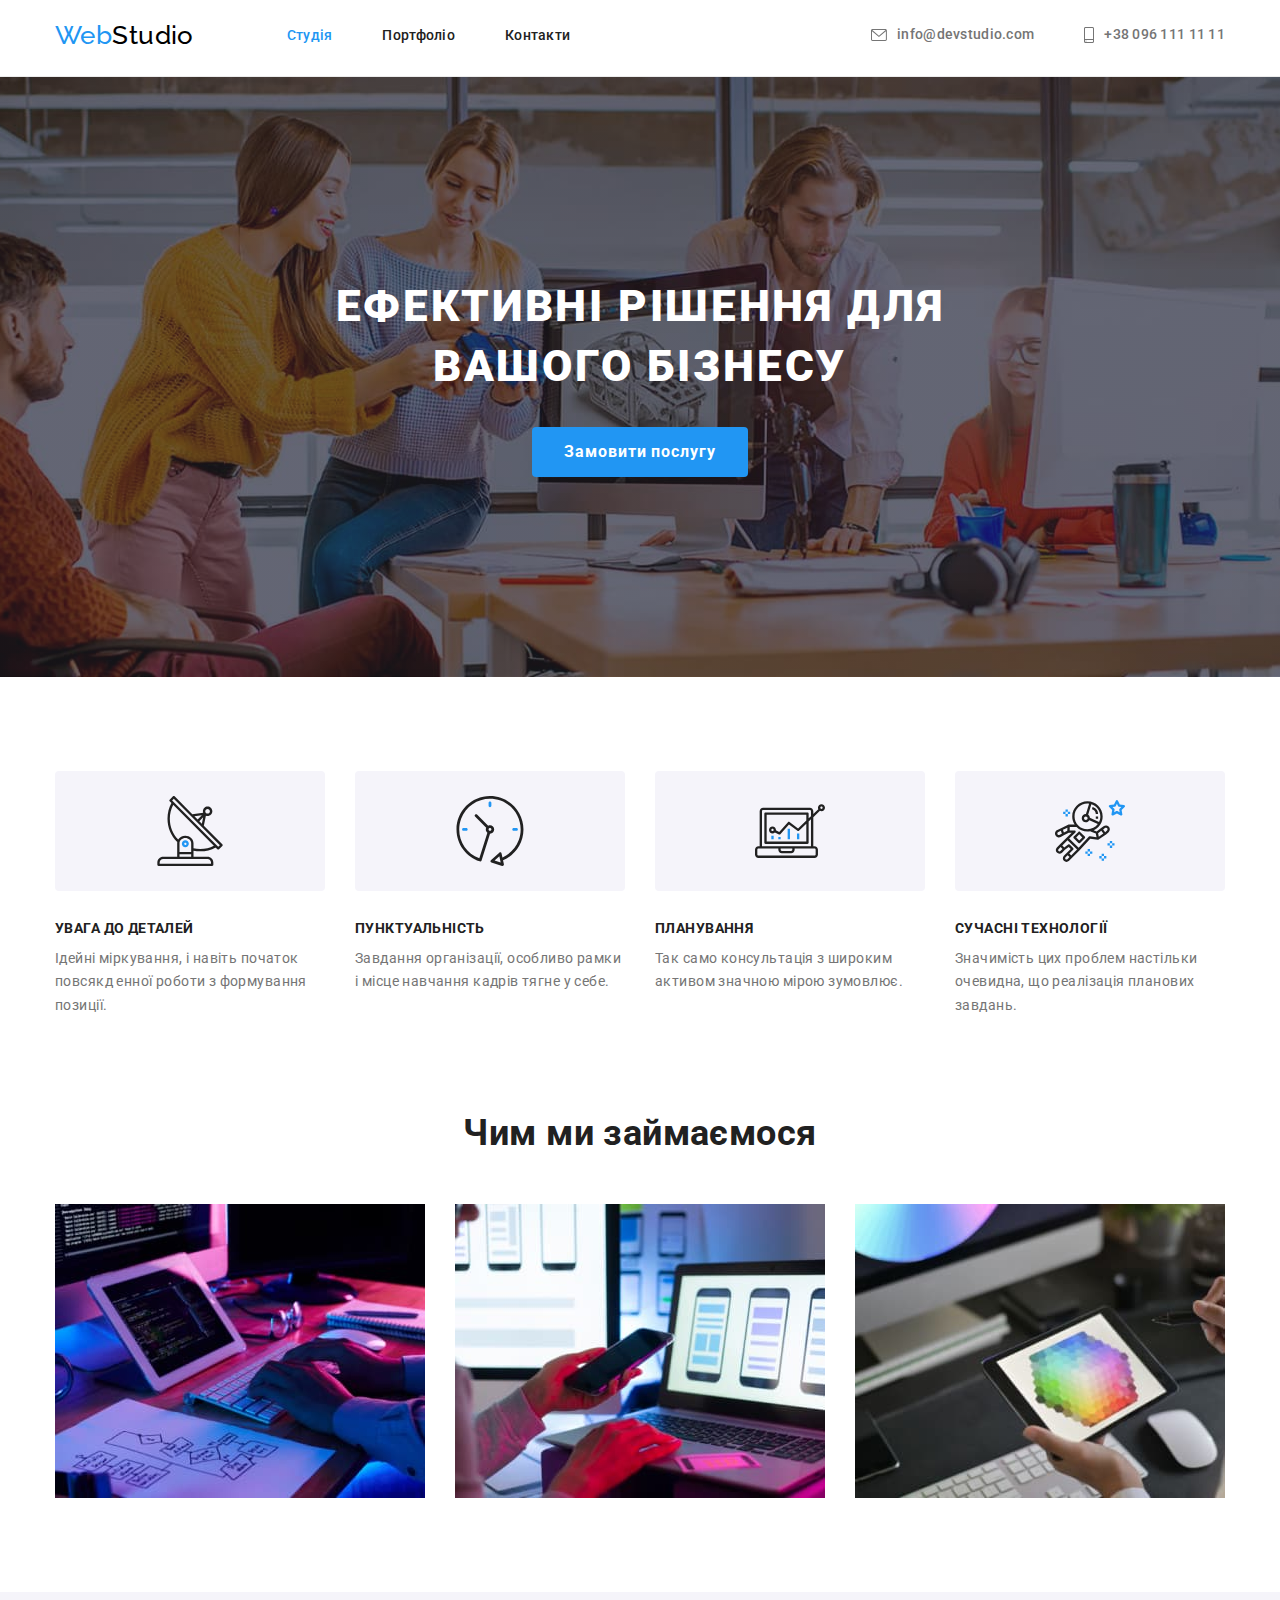
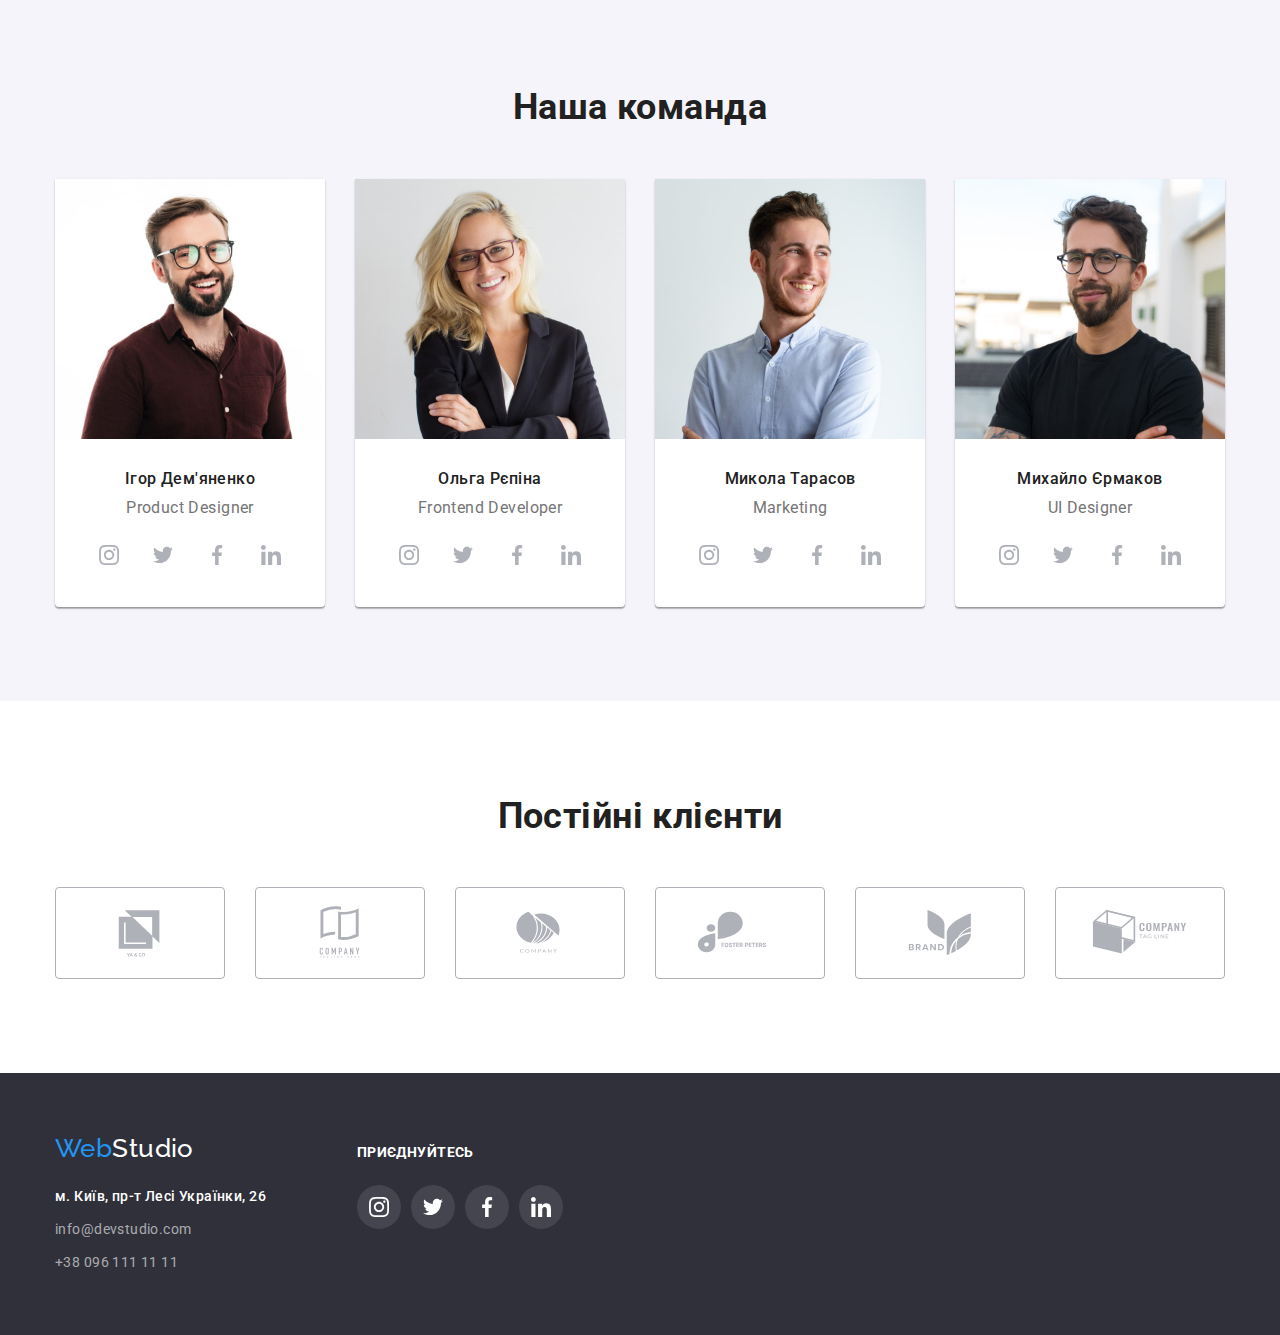
<file: index.html>
<!DOCTYPE html>
<html lang="uk">
  <head>
    <meta charset="UTF-8" />
    <meta http-equiv="X-UA-Compatible" content="IE=edge" />
    <meta name="viewport" content="width=device-width, initial-scale=1.0" />
    <title>WebStudio</title>
    <link
      href="https://fonts.googleapis.com/css2?family=Raleway:wght@700&family=Roboto:wght@400;500;700;900&display=swap"
      rel="stylesheet"
    />
    <link
      rel="stylesheet"
      href="https://cdn.jsdelivr.net/npm/modern-normalize@1.1.0/modern-normalize.min.css"
    />
    <link rel="stylesheet" href="./css/styles.css" />
  </head>

  <body>
    <!-- Header -->
    <header class="page-header">
      <div class="container page-header-container">
        <!-- Nav -->
        <nav class="page-navigation">
          <a class="logo" href="./index.html"
            ><span class="part-web">Web</span>Studio</a
          >
          <ul class="list list-nav menu-list">
            <li class="list-item">
              <a class="list-link link current" href="./index.html">Студія</a>
            </li>
            <li class="list-item">
              <a class="list-link link" href="./portfolio.html">Портфоліо</a>
            </li>
            <li class="list-item">
              <a class="list-link link" href="">Контакти</a>
            </li>
          </ul>
        </nav>

        <ul class="list menu-list contacts">
          <li>
            <a class="email-header link" href="mailto:info@devstudio.com">
              <svg class="icon-email" width="16" height="12">
                <use href="./images/icons.svg#icon-email"></use></svg
              >info@devstudio.com</a
            >
          </li>
          <li>
            <a class="phone-header link" href="tel:+380961111111">
              <svg class="icon-phone" width="10" height="16">
                <use href="./images/icons.svg#icon-phone"></use></svg
              >+38 096 111 11 11</a
            >
          </li>
        </ul>
      </div>
    </header>
    <!-- Main -->
    <main>
      <!-- Section 1 -->
      <section class="hero">
        <div class="container">
          <h1 class="hero-title">Ефективні рішення для вашого бізнесу</h1>
          <button type="button" class="modal-button">Замовити послугу</button>
        </div>
      </section>

      <!--Section 2  -->
      <section class="benefits section">
        <div class="container container-benefits">
          <h2 class="visually-hidden">Наші переваги</h2>
          <ul class="list img-block">
            <li class="card-benefits">
              <div class="icon-benefits">
                <svg width="70" height="70">
                  <use href="./images/icons.svg#icon-antenna"></use>
                </svg>
              </div>
              <h3 class="list-benefits">УВАГА ДО ДЕТАЛЕЙ</h3>
              <p class="text-benefits">
                Ідейні міркування, і навіть початок повсякд енної роботи з
                формування позиції.
              </p>
            </li>

            <li class="card-benefits">
              <div class="icon-benefits">
                <svg width="70" height="70">
                  <use href="./images/icons.svg#icon-clock"></use>
                </svg>
              </div>
              <h3 class="list-benefits">ПУНКТУАЛЬНІСТЬ</h3>
              <p class="text-benefits">
                Завдання організації, особливо рамки і місце навчання кадрів
                тягне у себе.
              </p>
            </li>
            <li class="card-benefits">
              <div class="icon-benefits">
                <svg width="70" height="70">
                  <use href="./images/icons.svg#icon-diagram"></use>
                </svg>
              </div>
              <h3 class="list-benefits">ПЛАНУВАННЯ</h3>
              <p class="text-benefits">
                Так само консультація з широким активом значною мірою зумовлює.
              </p>
            </li>
            <li class="card-benefits">
              <div class="icon-benefits">
                <svg width="70" height="70">
                  <use href="./images/icons.svg#icon-astronaut"></use>
                </svg>
              </div>
              <h3 class="list-benefits">СУЧАСНІ ТЕХНОЛОГІЇ</h3>
              <p class="text-benefits">
                Значимість цих проблем настільки очевидна, що реалізація
                планових завдань.
              </p>
            </li>
          </ul>
        </div>
      </section>

      <!--Section 3  -->
      <section class="work">
        <div class="container">
          <h2 class="secondary-title">Чим ми займаємося</h2>
          <ul class="list img-block">
            <li class="img-card">
              <img src="./images/leptop.jpg" alt="ноутбук" width="370" />
            </li>

            <li class="img-card">
              <img src="./images/smartfon.jpg" alt="смартфон" width="370" />
            </li>

            <li class="img-card">
              <img src="./images/tablet.jpg" alt="планшет" width="370" />
            </li>
          </ul>
        </div>
      </section>

      <!-- Section 4 -->
      <section class="team section">
        <div class="container">
          <h2 class="secondary-title">Наша команда</h2>
          <ul class="list img-block">
            <li class="person-block img-card-team">
              <img src="./images/foto1.jpg" alt="Ігор Дем'яненко" width="270" />
              <div class="person-card">
                <h3 class="person">Ігор Дем'яненко</h3>
                <p class="profession" lang="en">Product Designer</p>
                <ul class="social-list list">
                  <li class="social-list-item">
                    <a href="" class="social-list-link">
                      <svg
                        lang="en"
                        aria-label="instagram"
                        class="social-list-icon"
                      >
                        <use href="./images/icons.svg#icon-instagram"></use>
                      </svg>
                    </a>
                  </li>
                  <li class="social-list-item">
                    <a href="" class="social-list-link">
                      <svg
                        lang="en"
                        aria-label="twitter"
                        class="social-list-icon"
                      >
                        <use href="./images/icons.svg#icon-twitter"></use>
                      </svg>
                    </a>
                  </li>
                  <li class="social-list-item">
                    <a href="" class="social-list-link">
                      <svg
                        lang="en"
                        aria-label="facebook"
                        class="social-list-icon"
                      >
                        <use href="./images/icons.svg#icon-facebook"></use>
                      </svg>
                    </a>
                  </li>
                  <li class="social-list-item">
                    <a href="" class="social-list-link">
                      <svg
                        lang="en"
                        aria-label="linkedin"
                        class="social-list-icon"
                      >
                        <use href="./images/icons.svg#icon-linkedin"></use>
                      </svg>
                    </a>
                  </li>
                </ul>
              </div>
            </li>

            <li class="person-block img-card-team">
              <img src="./images/foto2.jpg" alt="Ольга Рєпіна" width="270" />
              <div class="person-card">
                <h3 class="person">Ольга Рєпіна</h3>
                <p class="profession" lang="en">Frontend Developer</p>
                <ul class="social-list list">
                  <li class="social-list-item">
                    <a href="" class="social-list-link">
                      <svg
                        lang="en"
                        aria-label="instagram"
                        class="social-list-icon"
                      >
                        <use href="./images/icons.svg#icon-instagram"></use>
                      </svg>
                    </a>
                  </li>
                  <li class="social-list-item">
                    <a href="" class="social-list-link">
                      <svg
                        lang="en"
                        aria-label="twitter"
                        class="social-list-icon"
                      >
                        <use href="./images/icons.svg#icon-twitter"></use>
                      </svg>
                    </a>
                  </li>
                  <li class="social-list-item">
                    <a href="" class="social-list-link">
                      <svg
                        lang="en"
                        aria-label="facebook"
                        class="social-list-icon"
                      >
                        <use href="./images/icons.svg#icon-facebook"></use>
                      </svg>
                    </a>
                  </li>
                  <li class="social-list-item">
                    <a href="" class="social-list-link">
                      <svg
                        lang="en"
                        aria-label="linkedin"
                        class="social-list-icon"
                      >
                        <use href="./images/icons.svg#icon-linkedin"></use>
                      </svg>
                    </a>
                  </li>
                </ul>
              </div>
            </li>

            <li class="person-block img-card-team">
              <img src="./images/foto3.jpg" alt="Микола Тарасов" width="270" />
              <div class="person-card">
                <h3 class="person">Микола Тарасов</h3>
                <p class="profession" lang="en">Marketing</p>
                <ul class="social-list list">
                  <li class="social-list-item">
                    <a href="" class="social-list-link">
                      <svg
                        lang="en"
                        aria-label="instagram"
                        class="social-list-icon"
                      >
                        <use href="./images/icons.svg#icon-instagram"></use>
                      </svg>
                    </a>
                  </li>
                  <li class="social-list-item">
                    <a href="" class="social-list-link">
                      <svg
                        lang="en"
                        aria-label="twitter"
                        class="social-list-icon"
                      >
                        <use href="./images/icons.svg#icon-twitter"></use>
                      </svg>
                    </a>
                  </li>
                  <li class="social-list-item">
                    <a href="" class="social-list-link">
                      <svg
                        lang="en"
                        aria-label="facebook"
                        class="social-list-icon"
                      >
                        <use href="./images/icons.svg#icon-facebook"></use>
                      </svg>
                    </a>
                  </li>
                  <li class="social-list-item">
                    <a href="" class="social-list-link">
                      <svg
                        lang="en"
                        aria-label="linkedin"
                        class="social-list-icon"
                      >
                        <use href="./images/icons.svg#icon-linkedin"></use>
                      </svg>
                    </a>
                  </li>
                </ul>
              </div>
            </li>

            <li class="person-block img-card-team">
              <img src="./images/foto4.jpg" alt="Михайло Єрмаков" width="270" />
              <div class="person-card">
                <h3 class="person">Михайло Єрмаков</h3>
                <p class="profession" lang="en">UI Designer</p>
                <ul class="social-list list">
                  <li class="social-list-item">
                    <a href="" class="social-list-link">
                      <svg
                        lang="en"
                        aria-label="instagram"
                        class="social-list-icon"
                      >
                        <use href="./images/icons.svg#icon-instagram"></use>
                      </svg>
                    </a>
                  </li>
                  <li class="social-list-item">
                    <a href="" class="social-list-link">
                      <svg
                        lang="en"
                        aria-label="twitter"
                        class="social-list-icon"
                      >
                        <use href="./images/icons.svg#icon-twitter"></use>
                      </svg>
                    </a>
                  </li>
                  <li class="social-list-item">
                    <a href="" class="social-list-link">
                      <svg
                        lang="en"
                        aria-label="facebook"
                        class="social-list-icon"
                      >
                        <use href="./images/icons.svg#icon-facebook"></use>
                      </svg>
                    </a>
                  </li>
                  <li class="social-list-item">
                    <a href="" class="social-list-link">
                      <svg
                        lang="en"
                        aria-label="linkedin"
                        class="social-list-icon"
                      >
                        <use href="./images/icons.svg#icon-linkedin"></use>
                      </svg>
                    </a>
                  </li>
                </ul>
              </div>
            </li>
          </ul>
        </div>
      </section>
      <!-- Section 5 -->
      <section class="section">
        <div class="container">
          <h2 class="secondary-title">Постійні клієнти</h2>
          <ul class="list clients-item">
            <li>
              <a
                class="clients-link"
                href=""
                rel="noopener nooferrer"
                target="_blank"
                aria-label="logo1"
              >
                <svg class="clients-icon" width="106" height="60">
                  <use href="./images/icons.svg#icon-Logo1"></use>
                </svg>
              </a>
            </li>
            <li class="card-logo">
              <a
                class="clients-link"
                href=""
                rel="noopener nooferrer"
                target="_blank"
                aria-label="logo1"
              >
                <svg class="clients-icon" width="106" height="60">
                  <use href="./images/icons.svg#icon-Logo2"></use>
                </svg>
              </a>
            </li>
            <li class="card-logo">
              <a
                class="clients-link"
                href=""
                rel="noopener nooferrer"
                target="_blank"
                aria-label="logo1"
              >
                <svg class="clients-icon" width="106" height="60">
                  <use href="./images/icons.svg#icon-Logo3"></use>
                </svg>
              </a>
            </li>
            <li>
              <a
                class="clients-link"
                href=""
                rel="noopener nooferrer"
                target="_blank"
                aria-label="logo1"
              >
                <svg class="clients-icon" width="106" height="60">
                  <use href="./images/icons.svg#icon-Logo4"></use>
                </svg>
              </a>
            </li>
            <li>
              <a
                class="clients-link"
                href=""
                rel="noopener nooferrer"
                target="_blank"
                aria-label="logo1"
              >
                <svg class="clients-icon" width="106" height="60">
                  <use href="./images/icons.svg#icon-Logo5"></use>
                </svg>
              </a>
            </li>
            <li>
              <a
                class="clients-link"
                href=""
                rel="noopener nooferrer"
                target="_blank"
                aria-label="logo1"
              >
                <svg class="clients-icon" width="106" height="60">
                  <use href="./images/icons.svg#icon-Logo6"></use>
                </svg>
              </a>
            </li>
          </ul>
        </div>
      </section>
    </main>

    <!-- Footer -->
    <footer class="footer-studio">
      <div class="container general-footer">
        <div class="contacts-footer">
          <a class="logo logo-footer" href="./index.html"
            ><span class="part-web">Web</span
            ><span class="part-studio">Studio</span></a
          >
          <address class="footer-address-list">
            <ul class="list footer-link">
              <li class="item-footer-link">
                <a
                  class="address-footer link"
                  href="https://goo.gl/maps/8H2E5bX3g8Qr2Y2R6"
                  target="_blank"
                  rel="noopener noreferrer nofollow "
                  >м. Київ, пр-т Лесі Українки, 26</a
                >
              </li>
              <li class="item-footer-link">
                <a class="email-footer link" href="mailto:info@devstudio.com"
                  >info@devstudio.com</a
                >
              </li>
              <li class="item-footer-link">
                <a class="phone-number-footer link" href="tel:+380961111111"
                  >+38 096 111 11 11</a
                >
              </li>
            </ul>
          </address>
        </div>
        <div class="social-icon-footer">
          <strong class="title-icon-footer">Приєднуйтесь</strong>
          <ul class="social-list-footer list">
            <li class="social-list-item">
              <a href="" class="icon-footer">
                <svg
                  lang="en"
                  aria-label="instagram icon"
                  class="social-list-icon-footer"
                >
                  <use href="./images/icons.svg#icon-instagram"></use>
                </svg>
              </a>
            </li>
            <li class="social-list-item">
              <a href="" class="icon-footer">
                <svg
                  lang="en"
                  aria-label="twitter icon"
                  class="social-list-icon-footer"
                >
                  <use href="./images/icons.svg#icon-twitter"></use>
                </svg>
              </a>
            </li>
            <li class="social-list-item">
              <a href="" class="icon-footer">
                <svg
                  lang="en"
                  aria-label="facebook icon"
                  class="social-list-icon-footer"
                >
                  <use href="./images/icons.svg#icon-facebook"></use>
                </svg>
              </a>
            </li>
            <li class="social-list-item">
              <a href="" class="icon-footer">
                <svg
                  lang="en"
                  aria-label="linkedin icon"
                  class="social-list-icon-footer"
                >
                  <use href="./images/icons.svg#icon-linkedin"></use>
                </svg>
              </a>
            </li>
          </ul>
        </div>
      </div>
    </footer>
  </body>
</html>
</file>
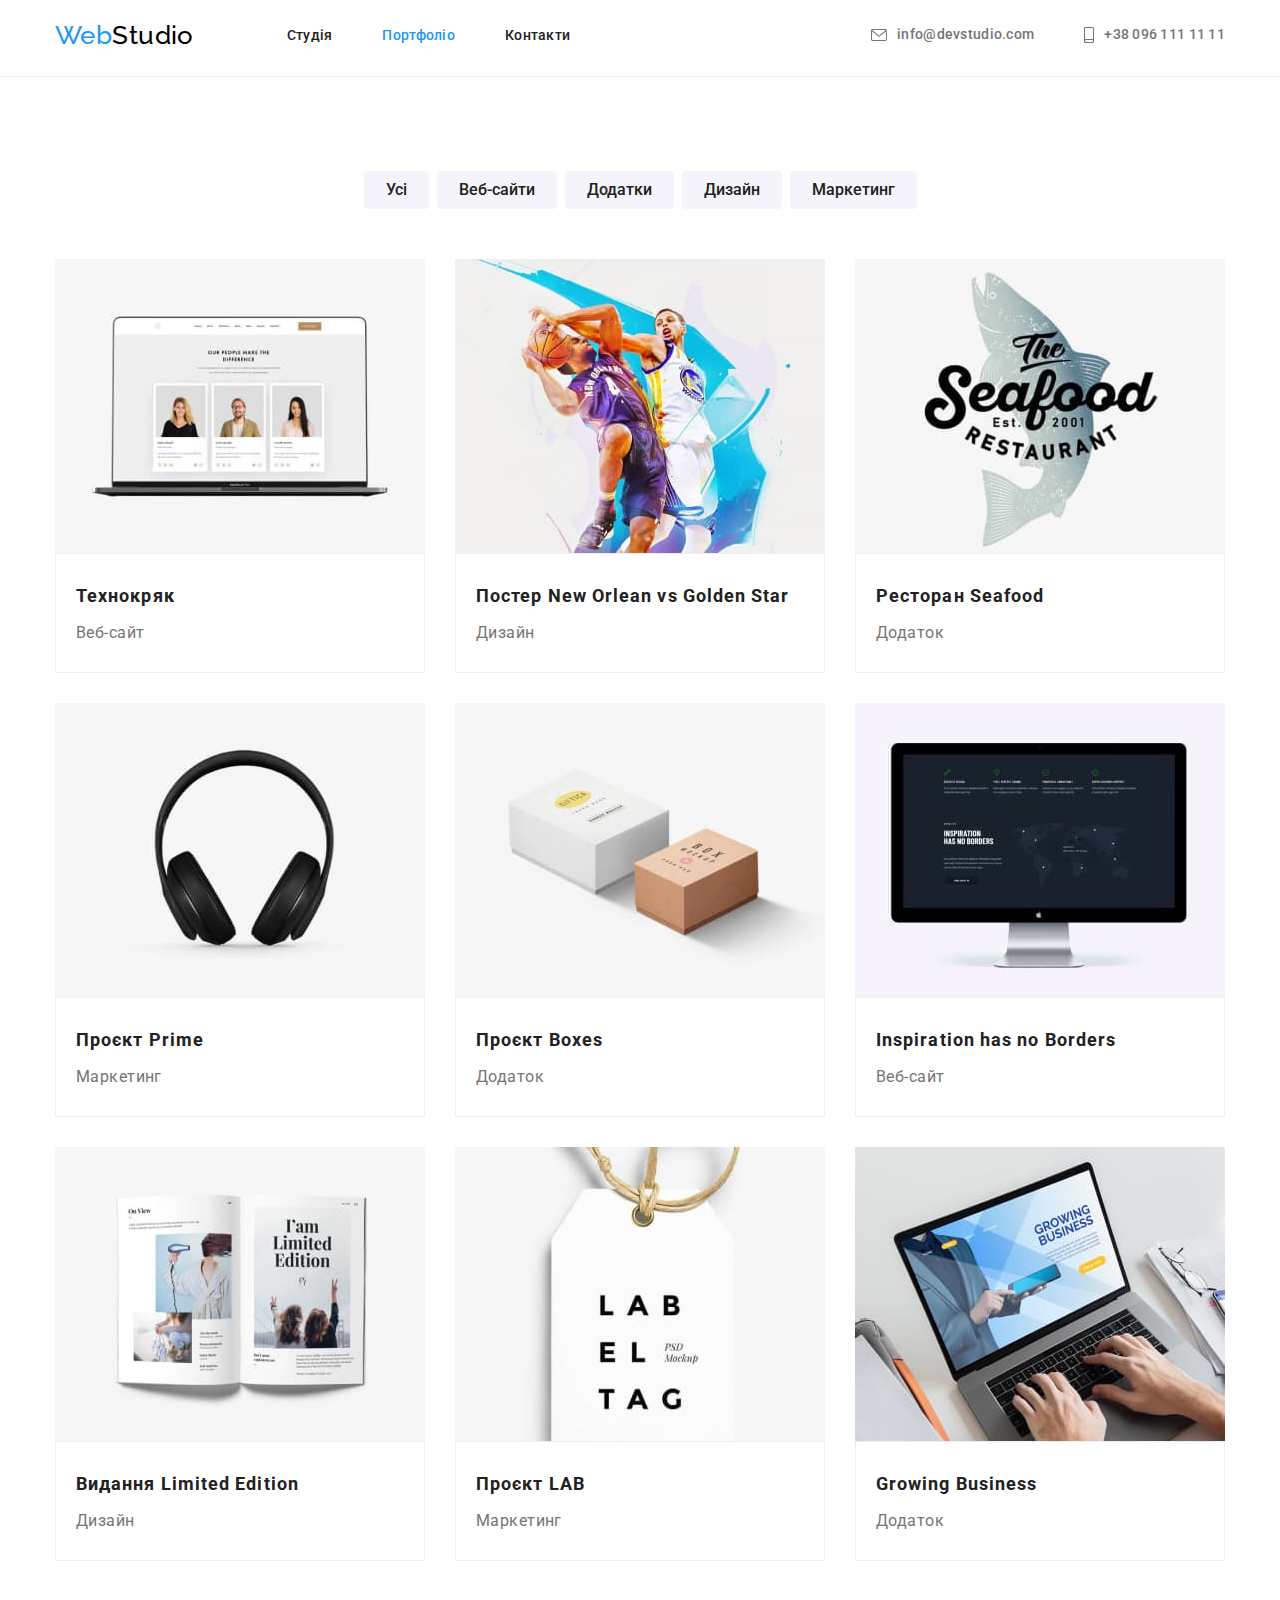
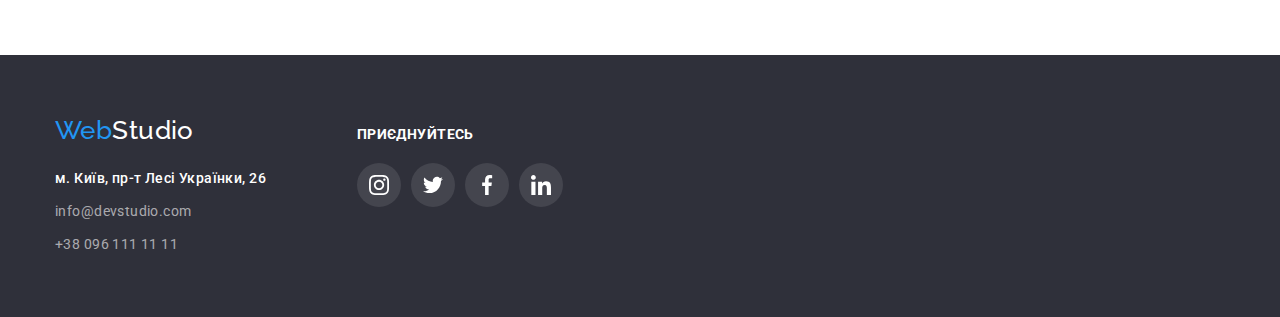
<file: portfolio.html>
<!DOCTYPE html>
<html lang="uk">
  <head>
    <meta charset="UTF-8" />
    <meta http-equiv="X-UA-Compatible" content="IE=edge" />
    <meta name="viewport" content="width=device-width, initial-scale=1.0" />
    <title>Portfolio</title>
    <link
      href="https://fonts.googleapis.com/css2?family=Raleway:wght@700&family=Roboto:wght@400;500;700;900&display=swap"
      rel="stylesheet"
    />
    <link
      rel="stylesheet"
      href="https://cdn.jsdelivr.net/npm/modern-normalize@1.1.0/modern-normalize.min.css"
    />
    <link rel="stylesheet" href="./css/styles.css" />
  </head>

  <body>
    <!-- Header -->
    <header class="page-header">
      <div class="container page-header-container">
        <!-- Nav -->
        <nav class="page-navigation">
          <a class="logo" href="./index.html"
            ><span class="part-web">Web</span>Studio</a
          >
          <ul class="list navigation menu-list">
            <li class="list-item">
              <a class="list-link link" href="./index.html">Студія</a>
            </li>
            <li class="list-item">
              <a class="list-link link current" href="./portfolio.html"
                >Портфоліо</a
              >
            </li>
            <li class="list-item">
              <a class="list-link link" href="">Контакти</a>
            </li>
          </ul>
        </nav>

        <ul class="list menu-list contacts">
          <li>
            <a class="email-header link" href="mailto:info@devstudio.com">
              <svg class="icon-email" width="16" height="12">
                <use href="./images/icons.svg#icon-email"></use></svg
              >info@devstudio.com</a
            >
          </li>
          <li>
            <a class="phone-header link" href="tel:+380961111111">
              <svg class="icon-phone" width="10" height="16">
                <use href="./images/icons.svg#icon-phone"></use></svg
              >+38 096 111 11 11</a
            >
          </li>
        </ul>
      </div>
    </header>
    <!-- Main -->
    <main>
      <!-- Section -->
      <section class="section">
        <div class="container">
          <h1 class="visually-hidden">Портфоліо</h1>
          <ul class="list buttons menu-buttons">
            <li class="item-button">
              <button type="button" class="button-link">Усі</button>
            </li>
            <li class="item-button">
              <button type="button" class="button-link">Веб-сайти</button>
            </li>
            <li class="item-button">
              <button type="button" class="button-link">Додатки</button>
            </li>
            <li class="item-button">
              <button type="button" class="button-link">Дизайн</button>
            </li>
            <li class="item-button">
              <button type="button" class="button-link">Маркетинг</button>
            </li>
          </ul>

          <ul class="list img-block">
            <li class="image img-card">
              <a class="img-card-link" href="">
                <img
                  src="./images/portfolio1.jpg"
                  alt="Сторінка веб-сайту, на якому зображені портфоліо Sara Orant, Luke Jacobs, Claire Olson"
                  width="370"
                />
                <div class="card">
                  <h2 class="title">Технокряк</h2>
                  <p class="open-cards">Веб-сайт</p>
                </div>
              </a>
            </li>
            <li class="image img-card">
              <a class="img-card-link" href="">
                <img
                  src="./images/portfolio2.jpg"
                  alt="Постер з двома баскетболістами"
                  width="370"
                />
                <div class="card">
                  <h2 class="title">Постер New Orlean vs Golden Star</h2>
                  <p class="open-cards">Дизайн</p>
                </div>
              </a>
            </li>
            <li class="image img-card">
              <a class="img-card-link" href="">
                <img
                  src="./images/portfolio3.jpg"
                  alt="Логотип ресторану Seafood  у вигляді риби"
                  width="370"
                />
                <div class="card">
                  <h2 class="title">Ресторан Seafood</h2>
                  <p class="open-cards">Додаток</p>
                </div>
              </a>
            </li>
            <li class="image img-card">
              <a class="img-card-link" href="">
                <img
                  src="./images/portfolio4.jpg"
                  alt="Навушники"
                  width="370"
                />
                <div class="card">
                  <h2 class="title">Проєкт Prime</h2>
                  <p class="open-cards">Маркетинг</p>
                </div>
              </a>
            </li>
            <li class="image img-card">
              <a class="img-card-link" href="">
                <img
                  src="./images/portfolio5.jpg"
                  alt="Коробка білого і коричневого кольорів"
                  width="370"
                />
                <div class="card">
                  <h2 class="title">Проєкт Boxes</h2>
                  <p class="open-cards">Додаток</p>
                </div>
              </a>
            </li>
            <li class="image img-card">
              <a class="img-card-link" href="">
                <img
                  src="./images/portfolio6.jpg"
                  alt="Сторінка веб-сайту Inspiration has no Borders"
                  width="370"
                />
                <div class="card">
                  <h2 class="title">Inspiration has no Borders</h2>
                  <p class="open-cards">Веб-сайт</p>
                </div>
              </a>
            </li>
            <li class="image img-card">
              <a class="img-card-link" href="">
                <img
                  src="./images/portfolio7.jpg"
                  alt="Видання Limited Edition"
                  width="370"
                />
                <div class="card">
                  <h2 class="title">Видання Limited Edition</h2>
                  <p class="open-cards">Дизайн</p>
                </div>
              </a>
            </li>
            <li class="image img-card">
              <a class="img-card-link" href="">
                <img
                  src="./images/portfolio8.jpg"
                  alt="Біла бірка із написом LAB EL TAG"
                  width="370"
                />
                <div class="card">
                  <h2 class="title">Проєкт LAB</h2>
                  <p class="open-cards">Маркетинг</p>
                </div>
              </a>
            </li>
            <li class="image img-card">
              <a class="img-card-link" href="">
                <img
                  src="./images/portfolio9.jpg"
                  alt="На ноутбуці зображений додаток Growing Business"
                  width="370"
                />
                <div class="card">
                  <h2 class="title">Growing Business</h2>
                  <p class="open-cards">Додаток</p>
                </div>
              </a>
            </li>
          </ul>
        </div>
      </section>
    </main>

    <!-- Footer -->
    <footer class="footer-portfolio">
      <div class="container general-footer">
        <div class="contacts-footer">
          <a class="logo" href="./index.html"
            ><span class="part-web">Web</span
            ><span class="part-studio">Studio</span></a
          >
          <address class="footer-address-list">
            <ul class="list footer-link">
              <li class="item-footer-link">
                <a
                  class="address-footer link"
                  href="https://goo.gl/maps/8H2E5bX3g8Qr2Y2R6"
                  target="_blank"
                  rel="noopener noreferrer nofollow "
                  >м. Київ, пр-т Лесі Українки, 26</a
                >
              </li>
              <li class="item-footer-link">
                <a class="email-footer link" href="mailto:info@devstudio.com"
                  >info@devstudio.com</a
                >
              </li>
              <li class="item-footer-link">
                <a class="phone-number-footer link" href="tel:+380961111111"
                  >+38 096 111 11 11</a
                >
              </li>
            </ul>
          </address>
        </div>
        <div class="social-icon-footer">
          <h2 class="title-icon-footer">Приєднуйтесь</h2>
          <ul class="social-list-footer list">
            <li class="social-list-item">
              <a href="" class="icon-footer">
                <svg
                  lang="en"
                  aria-label="instagram icon"
                  class="social-list-icon-footer"
                >
                  <use href="./images/icons.svg#icon-instagram"></use>
                </svg>
              </a>
            </li>
            <li class="social-list-item">
              <a href="" class="icon-footer">
                <svg
                  lang="en"
                  aria-label="twitter icon"
                  class="social-list-icon-footer"
                >
                  <use href="./images/icons.svg#icon-twitter"></use>
                </svg>
              </a>
            </li>
            <li class="social-list-item">
              <a href="" class="icon-footer">
                <svg
                  lang="en"
                  aria-label="facebook icon"
                  class="social-list-icon-footer"
                >
                  <use href="./images/icons.svg#icon-facebook"></use>
                </svg>
              </a>
            </li>
            <li class="social-list-item">
              <a href="" class="icon-footer">
                <svg
                  lang="en"
                  aria-label="linkedin icon"
                  class="social-list-icon-footer"
                >
                  <use href="./images/icons.svg#icon-linkedin"></use>
                </svg>
              </a>
            </li>
          </ul>
        </div>
      </div>
    </footer>
  </body>
</html>
</file>
<file: css/styles.css>
:root {
  --accent-color: #2196f3;
  --main-font: "Roboto", sans-serif;
  --secondary-font: "Raleway", sans-serif;
  --main-text-color-dark: #212121;
  --secondary-text-color-dark: #757575;
  --secondary-text-color-light: #ffffff;
  --background-basic: #ffffff;
  --background-hero: #2f303a;
  --background-color-hero: #c4c4c4;
  --background-team: #f5f4fa;
  --background-btn: #f5f4fa;
  --background-footer: #2f303a;
  --footer-contacts-color: rgba(255, 255, 255, 0.6);
  --border-color-header: #ececec;
  --boorder-color-card: #eeeeee;
  --icon-header-color: #757575;
  --icon-hover-color: #ffffff;
  --icon-color: #afb1b8;
  --accent-color-icon: #2196f3;
}

h1,
h2,
h3,
p {
  margin-top: 0;
  margin-bottom: 0;
}
ul,
ol {
  margin-top: 0;
  margin-bottom: 0;
  padding-left: 0;
}
a {
  text-decoration: none;
}
img {
  display: block;
}
button {
  cursor: pointer;
}
div {
  display: block;
}
.logo,
.link {
  text-decoration: none;
  font-weight: 500;
}
.list {
  list-style: none;
}
body {
  font-family: "Roboto", sans-serif;
  font-size: 14px;
  letter-spacing: 0.03em;
  background: var(--background-basic);
  color: var(--secondary-text-color-dark);
}

.container {
  width: 1200px;
  margin-left: auto;
  margin-right: auto;
  padding-left: 15px;
  padding-right: 15px;
}
/* =====HEADER===== */
.page-header-container {
  display: flex;
  align-items: center;
}
.page-header {
  padding-top: 20px;
  padding-bottom: 25px;
  border-bottom: 1px solid var(--border-color-header);
}
.page-navigation {
  display: flex;
  align-items: center;
}
.menu-list {
  display: flex;
}
.list-item:not(:last-child) {
  margin-right: 50px;
}
.logo {
  font-family: "Raleway";
  font-style: normal;
  font-size: 26px;
  line-height: 1.19;
  color: #000000;
  margin-right: 93px;
}
.part-web {
  color: var(--accent-color);
}
.part-studio {
  color: var(--secondary-text-color-light);
}
.list-nav .link {
  color: var(--main-text-color-dark);
}
.list-link {
  line-height: 1.14;
  letter-spacing: 0.02em;
  color: var(--main-text-color-dark);

}
.link:hover,
.link:focus {
  color: var(--accent-color);
}
.list-link.current {
  color: var(--accent-color);
}
.email-header,
.phone-header {
  display: flex;
  height: 20px;
  align-items: center;
  font-weight: 500;
  line-height: 1.14;
  letter-spacing: 0.02em;
  color: var(--secondary-text-color-dark);
  fill: currentColor;
}
.contacts {
  margin-left: auto;
}
.email-header {
  margin-right: 50px;
}

.icon-email {
  margin-right: 10px;
  fill: var(-icon-header-color);
}

.icon-phone {
  margin-right: 10px;
  fill: var(-icon-header-color);
}
.icon-email:hover,
.icon-phone:hover {
  fill: var(--accent-color);
}
.icon-email:focus,
.icon-phone:focus {
  fill: var(--accent-color);
}

/* ====/HEADER======================================== */

/* ====MAIN==== */
.hero {
  background: var(--background-hero);
  padding: 200px 0px;
  background-color: var(--background-color-hero);
  background-image: linear-gradient(
      rgba(47, 48, 58, 0.4),
      rgba(47, 48, 58, 0.4)
    ),
    url("../images/hero/bg.jpg");
  background-position: center;
  background-repeat: no-repeat;
  max-width: 1600px;
  margin-left: auto;
  margin-right: auto;

}
.hero-title {
  font-weight: 900;
  font-size: 44px;
  line-height: 1.36;
  text-align: center;
  letter-spacing: 0.06em;
  text-transform: uppercase;
  color: var(--secondary-text-color-light);
  width: 696px;
  margin-left: auto;
  margin-right: auto;
  margin-bottom: 30px;
}
.modal-button {
  font-family: "Roboto", sans-serif;
  font-style: normal;
  width: 216px;
  height: 50px;
  font-weight: 700;
  font-size: 16px;
  line-height: 1.87;
  display: flex;
  align-items: center;
  text-align: center;
  letter-spacing: 0.06em;
  border: none;
  border-radius: 4px;
  color: var(--secondary-text-color-light);
  background: var(--accent-color);
  margin: auto;
  justify-content: center;
}
.button-link:active,
.button-link:hover,
.button-link:focus {
  color: var(--secondary-text-color-light);
  background-color: var(--accent-color);
  box-shadow: 0px 3px 1px rgba(0, 0, 0, 0.1), 0px 1px 2px rgba(0, 0, 0, 0.08), 0px 2px 2px rgba(0, 0, 0, 0.12);
}
.menu-buttons {
  display: flex;

  margin-bottom: 50px;
  justify-content: center;
  column-gap: 8px;
}

.button-link {
  font-family: inherit;
  font-style: normal;
  font-weight: 500;
  font-size: 16px;
  height: 38px;
  padding: 6px 22px;
  line-height: 1.63;
  text-align: center;
  border: none;
  border-radius: 4px;
  color: var(--main-text-color-dark);
  background: var(--background-btn);
}
.section {
  padding-top: 94px;
  padding-bottom: 94px;
}
.visually-hidden {
  position: absolute;
  white-space: nowrap;
  width: 1px;
  height: 1px;
  overflow: hidden;
  border: 0;
  padding: 0;
  clip: rect(0 0 0 0);
  clip-path: inset(50%);
  margin: -1px;
}
.list-benefits {
  font-size: 14px;
  line-height: 1.14;
  text-transform: uppercase;
  color: var(--main-text-color-dark);
  margin-bottom: 10px;
}
.text-benefits {
  line-height: 1.71;
  color: var(--secondary-text-color-dark);
}
.work {
  padding-bottom: 94px;
}
.secondary-title {
  font-size: 36px;
  line-height: 1.17;
  text-align: center;
  color: var(--main-text-color-dark);
  margin-bottom: 50px;
}
.team {
  background: var(--background-team);
}

.person-block {
  width: 270px;

  background: var(--background-basic);
  box-shadow: 0px 1px 3px rgba(0, 0, 0, 0.12), 0px 1px 1px rgba(0, 0, 0, 0.14),
    0px 2px 1px rgba(0, 0, 0, 0.2);
  border-radius: 0px 0px 4px 4px;
}

.person-card {
  padding-top: 30px;
  padding-bottom: 30px;
}
.person {
  font-weight: 500;
  font-size: 16px;
  line-height: 1.19;
  text-align: center;
  color: var(--main-text-color-dark);
  margin-bottom: 10px;
}
.profession {
  font-size: 16px;
  line-height: 1.19;
  text-align: center;
  margin-bottom: 16px;
  color: var(--secondary-text-color-dark);
}
.social-list {
  display: flex;
  justify-content: center;
  column-gap: 10px;
}
.social-list-link {
  display: flex;
  align-items: center;
  justify-content: center;
  width: 44px;
  height: 44px;
  border-radius: 50%;
    background-color: var(--background-basic);
}

.social-list-link:hover,
.social-list-link:focus {
  background-color: var(--accent-color);
}

.social-list-link:hover .social-list-icon,
.social-list-link:focus .social-list-icon {
  fill: var(--icon-hover-color);
}

.social-list-icon {
  width: 20px;
  height: 20px;
  fill: #afb1b8;
}

.img-block {
  display: flex;
  flex-wrap: wrap;
  gap: 30px;
}
.card-benefits {
  flex-basis: calc((100% - 90px) / 4);
}

.container-benefits {
  display: flex;
}

.icon-benefits {
  display: flex;
  align-items: center;
  justify-content: center;
  margin-bottom: 30px;
  width: 270px;
  height: 120px;
  background-color: var(--background-btn);
  border-radius: 4px;
}

.img-card {
  flex-basis: calc((100% - 60px) / 3);
}

.img-card-team {
  flex-basis: calc((100% - 90px) / 4);
}

.image {
  background: var(--background);
}
.title {
  font-size: 18px;
  line-height: 2;
  letter-spacing: 0.06em;
  margin-bottom: 4px;
  color: var(--main-text-color-dark);
}
.open-cards {
  font-size: 16px;
  line-height: 1.88;
  color: var(--secondary-text-color-dark);
}
.card {
  padding: 24px 20px 24px 20px;
  background: var(--background-basic);
  border-top: none;
  border: 1px solid var(--boorder-color-card);

}

.img-card-link {
  display: block;

}
.img-card-link:hover,
.img-card-link:focus {
  box-shadow: 0px 1px 1px rgba(0, 0, 0, 0.12), 0px 4px 4px rgba(0, 0, 0, 0.06),
    1px 4px 6px rgba(0, 0, 0, 0.16);
}

.clients-item {
  display: flex;
  flex-wrap: wrap;
  gap: 30px;
}
.clients-link {
  display: flex;
  align-items: center;
  justify-content: center;
  width: 170px;
  height: 92px;
  border: 1px solid #afb1b8;
  border-radius: 4px;
  color: var(--icon-color);
  background-color: var(--background-basic);
}
.clients-icon {
  fill: currentColor;
}

.clients-link:hover,
.clients-link:focus {
  color: var(--accent-color-icon) ;
  border-color: var(--accent-color-icon);
}

/* ====/MAIN=============================================== */
/* ====FOOTER==== */
.footer-studio,
.footer-portfolio {
  font-style: normal;
  line-height: 1.71;
  background: var(--background-footer);
  padding-top: 60px;
  padding-bottom: 60px;
}
.logo-footer {
  margin-bottom: 20px;
}
.footer-address-list {
  margin-top: 20px;
}
.item-footer-link:not(:last-child) {
  margin-bottom: 9px;
}

.address-footer {
  font-style: normal;
  color: var(--secondary-text-color-light);
}
.email-footer,
.phone-number-footer {
  font-style: normal;
  font-weight: normal;
  font-size: 14px;
  line-height: 1.71;
  color: var(--footer-contacts-color);
}
.general-footer {
  display: flex;
  align-items: baseline;
}
.contacts-footer {
  margin-right: 70px;
}

.title-icon-footer {
  font-weight: 700;
  font-size: 14px;
  line-height: 1.14;
  text-transform: uppercase;
  color: var(--secondary-text-color-light);
 
}
.social-list-footer {
  display: flex;
  justify-content: center;
  column-gap: 10px;
  margin-top: 20px;
}
.icon-footer {
  display: flex;
  align-items: center;
  justify-content: center;
  width: 44px;
  height: 44px;
  border-radius: 50%;
  background-color: rgba(255, 255, 255, 0.1);
}

.icon-footer:hover,
.icon-footer:focus {
  background-color: var(--accent-color);
}

.social-list-link:hover .social-list-icon,
.social-list-link:focus .social-list-icon {
  fill: var(--icon-hover-color);
}

.social-list-icon-footer {
  width: 20px;
  height: 20px;
  fill: var(--secondary-text-color-light);
}
/* ====/FOOTER============================================= */
</file>
